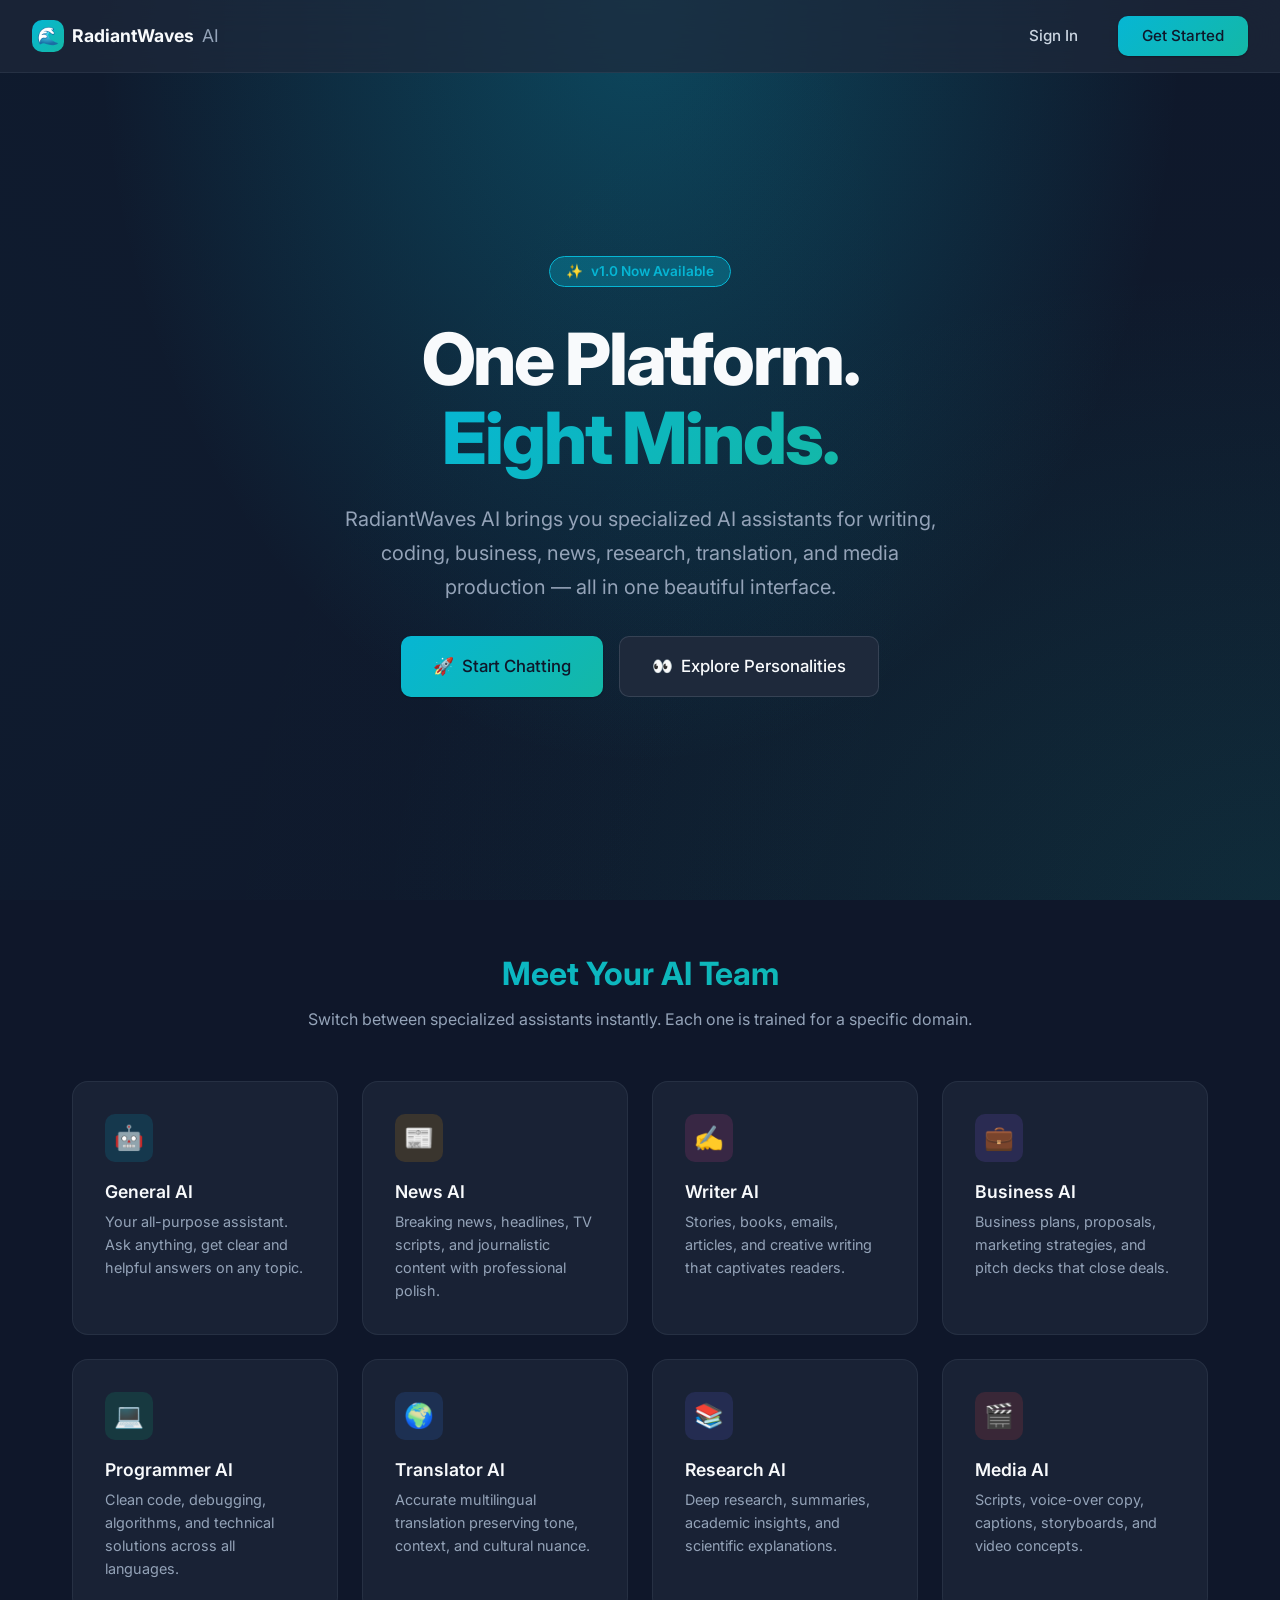
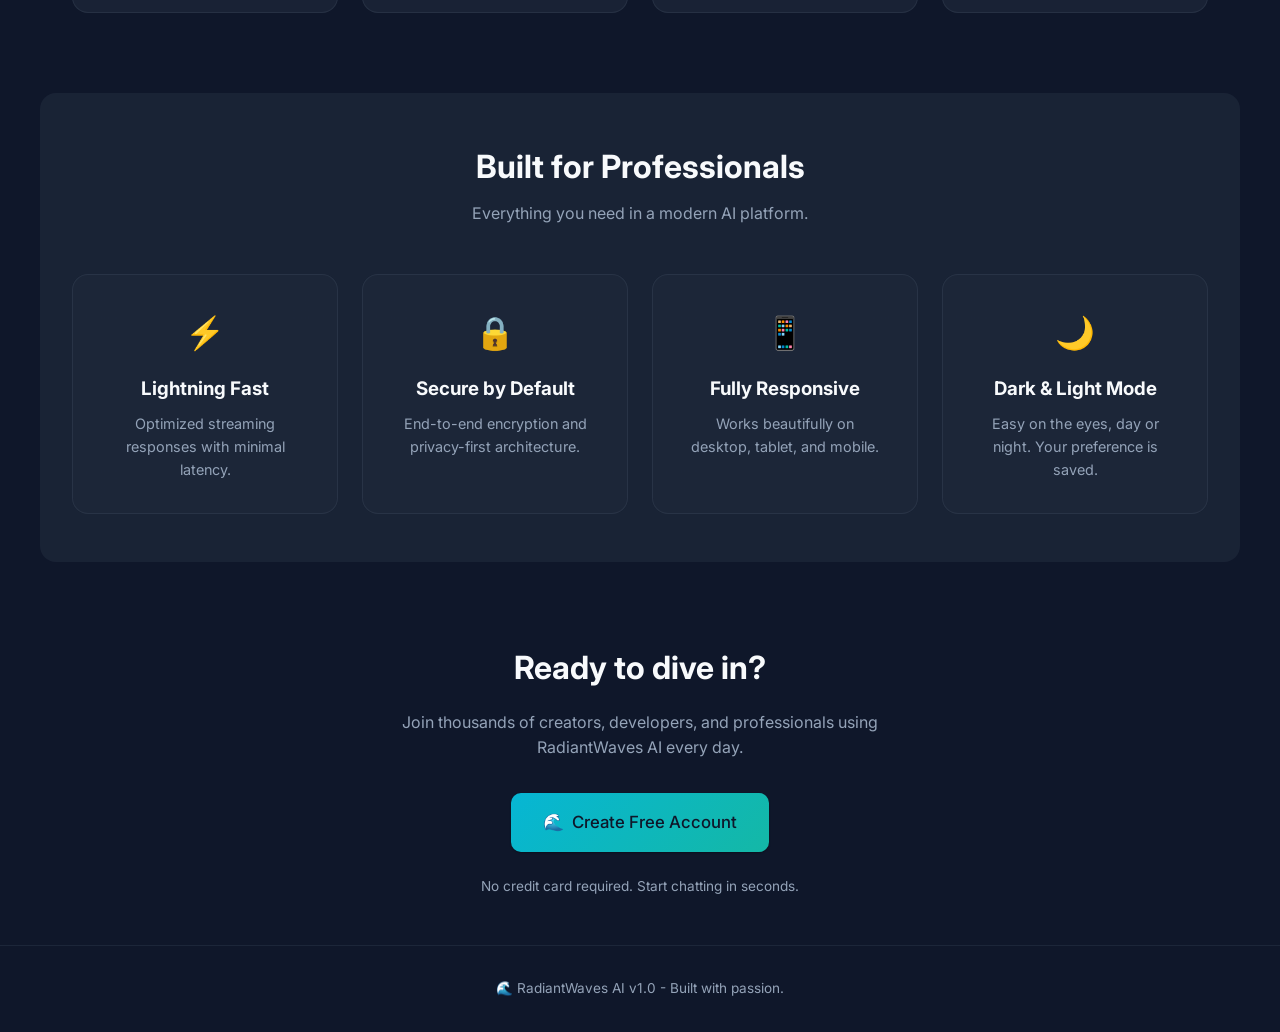
<file: index.html>
<!DOCTYPE html>
<html lang="en" data-theme="dark">
<head>
<meta charset="UTF-8">
<meta name="viewport" content="width=device-width, initial-scale=1.0">
<title>RadiantWaves AI - Intelligent Assistants for Every Task</title>
<meta name="description" content="RadiantWaves AI - 8 specialized AI personalities to help you write, code, research, translate, and more.">
<link rel="preconnect" href="https://fonts.googleapis.com">
<link href="https://fonts.googleapis.com/css2?family=Inter:wght@400;500;600;700;800&family=JetBrains+Mono:wght@400;500&display=swap" rel="stylesheet">
<link rel="stylesheet" href="css/main.css">
</head>
<body>
<nav style="position:fixed;top:0;left:0;right:0;z-index:100;padding:var(--space-md) var(--space-xl);display:flex;align-items:center;justify-content:space-between;background:var(--bg-glass);backdrop-filter:blur(20px);border-bottom:1px solid var(--border-subtle);">
<a href="index.html" style="display:flex;align-items:center;gap:var(--space-sm);font-weight:700;font-size:1.1rem;color:var(--text-primary);text-decoration:none;">
<div style="width:32px;height:32px;border-radius:var(--radius-md);background:var(--accent-gradient);display:flex;align-items:center;justify-content:center;font-size:1.1rem;">&#127754;</div>
RadiantWaves <span style="font-weight:400;color:var(--text-muted);">AI</span>
</a>
<div style="display:flex;align-items:center;gap:var(--space-md);">
<a href="login.html" class="btn btn-ghost">Sign In</a>
<a href="register.html" class="btn btn-primary">Get Started</a>
</div>
</nav>

<section class="landing-hero" style="padding-top:100px;">
<div class="landing-hero-content">
<div class="landing-hero-badge"><span>&#10024;</span> v1.0 Now Available</div>
<h1 class="landing-hero-title">One Platform.<br><span class="gradient-text">Eight Minds.</span></h1>
<p class="landing-hero-subtitle">RadiantWaves AI brings you specialized AI assistants for writing, coding, business, news, research, translation, and media production — all in one beautiful interface.</p>
<div class="landing-hero-cta">
<a href="chat.html" class="btn btn-primary btn-lg"><span>&#128640;</span> Start Chatting</a>
<a href="#personalities" class="btn btn-secondary btn-lg"><span>&#128064;</span> Explore Personalities</a>
</div>
</div>
</section>

<section class="landing-section" id="personalities">
<h2 class="landing-section-title gradient-text">Meet Your AI Team</h2>
<p class="landing-section-subtitle">Switch between specialized assistants instantly. Each one is trained for a specific domain.</p>
<div class="personality-grid">
<div class="personality-card" style="--card-accent:linear-gradient(90deg,#06b6d4,#14b8a6);--card-accent-bg:rgba(6,182,212,0.15);">
<div class="personality-card-icon">&#129302;</div><div class="personality-card-title">General AI</div><div class="personality-card-desc">Your all-purpose assistant. Ask anything, get clear and helpful answers on any topic.</div>
</div>
<div class="personality-card" style="--card-accent:linear-gradient(90deg,#f59e0b,#f97316);--card-accent-bg:rgba(245,158,11,0.15);">
<div class="personality-card-icon">&#128240;</div><div class="personality-card-title">News AI</div><div class="personality-card-desc">Breaking news, headlines, TV scripts, and journalistic content with professional polish.</div>
</div>
<div class="personality-card" style="--card-accent:linear-gradient(90deg,#ec4899,#f43f5e);--card-accent-bg:rgba(236,72,153,0.15);">
<div class="personality-card-icon">&#9997;&#65039;</div><div class="personality-card-title">Writer AI</div><div class="personality-card-desc">Stories, books, emails, articles, and creative writing that captivates readers.</div>
</div>
<div class="personality-card" style="--card-accent:linear-gradient(90deg,#8b5cf6,#a855f7);--card-accent-bg:rgba(139,92,246,0.15);">
<div class="personality-card-icon">&#128188;</div><div class="personality-card-title">Business AI</div><div class="personality-card-desc">Business plans, proposals, marketing strategies, and pitch decks that close deals.</div>
</div>
<div class="personality-card" style="--card-accent:linear-gradient(90deg,#10b981,#22c55e);--card-accent-bg:rgba(16,185,129,0.15);">
<div class="personality-card-icon">&#128187;</div><div class="personality-card-title">Programmer AI</div><div class="personality-card-desc">Clean code, debugging, algorithms, and technical solutions across all languages.</div>
</div>
<div class="personality-card" style="--card-accent:linear-gradient(90deg,#3b82f6,#06b6d4);--card-accent-bg:rgba(59,130,246,0.15);">
<div class="personality-card-icon">&#127757;</div><div class="personality-card-title">Translator AI</div><div class="personality-card-desc">Accurate multilingual translation preserving tone, context, and cultural nuance.</div>
</div>
<div class="personality-card" style="--card-accent:linear-gradient(90deg,#6366f1,#8b5cf6);--card-accent-bg:rgba(99,102,241,0.15);">
<div class="personality-card-icon">&#128218;</div><div class="personality-card-title">Research AI</div><div class="personality-card-desc">Deep research, summaries, academic insights, and scientific explanations.</div>
</div>
<div class="personality-card" style="--card-accent:linear-gradient(90deg,#ef4444,#f97316);--card-accent-bg:rgba(239,68,68,0.15);">
<div class="personality-card-icon">&#127916;</div><div class="personality-card-title">Media AI</div><div class="personality-card-desc">Scripts, voice-over copy, captions, storyboards, and video concepts.</div>
</div>
</div>
</section>

<section class="landing-section" style="background:var(--bg-glass);border-radius:var(--radius-lg);margin:var(--space-xl) auto;">
<h2 class="landing-section-title">Built for Professionals</h2>
<p class="landing-section-subtitle">Everything you need in a modern AI platform.</p>
<div style="display:grid;grid-template-columns:repeat(auto-fit,minmax(250px,1fr));gap:var(--space-lg);margin-top:var(--space-xl);">
<div class="card" style="text-align:center;"><div style="font-size:2rem;margin-bottom:var(--space-md);">&#9889;</div><h3 style="margin-bottom:var(--space-sm);">Lightning Fast</h3><p style="color:var(--text-muted);font-size:0.9rem;">Optimized streaming responses with minimal latency.</p></div>
<div class="card" style="text-align:center;"><div style="font-size:2rem;margin-bottom:var(--space-md);">&#128274;</div><h3 style="margin-bottom:var(--space-sm);">Secure by Default</h3><p style="color:var(--text-muted);font-size:0.9rem;">End-to-end encryption and privacy-first architecture.</p></div>
<div class="card" style="text-align:center;"><div style="font-size:2rem;margin-bottom:var(--space-md);">&#128241;</div><h3 style="margin-bottom:var(--space-sm);">Fully Responsive</h3><p style="color:var(--text-muted);font-size:0.9rem;">Works beautifully on desktop, tablet, and mobile.</p></div>
<div class="card" style="text-align:center;"><div style="font-size:2rem;margin-bottom:var(--space-md);">&#127769;</div><h3 style="margin-bottom:var(--space-sm);">Dark & Light Mode</h3><p style="color:var(--text-muted);font-size:0.9rem;">Easy on the eyes, day or night. Your preference is saved.</p></div>
</div>
</section>

<section style="text-align:center;padding:var(--space-2xl) var(--space-xl);">
<h2 style="font-size:2rem;font-weight:700;margin-bottom:var(--space-md);">Ready to dive in?</h2>
<p style="color:var(--text-muted);margin-bottom:var(--space-xl);max-width:500px;margin-left:auto;margin-right:auto;">Join thousands of creators, developers, and professionals using RadiantWaves AI every day.</p>
<a href="register.html" class="btn btn-primary btn-lg"><span>&#127754;</span> Create Free Account</a>
<p style="color:var(--text-muted);font-size:0.85rem;margin-top:var(--space-lg);">No credit card required. Start chatting in seconds.</p>
</section>

<footer style="border-top:1px solid var(--border-subtle);padding:var(--space-xl);text-align:center;color:var(--text-muted);font-size:0.85rem;">
<p>&#127754; RadiantWaves AI v1.0 - Built with passion.</p>
</footer>

<script src="js/config.js"></script>
<script src="js/utils.js"></script>
<script src="js/db.js"></script>
<script src="js/auth.js"></script>
<script src="js/app.js"></script>
</body>
</html>
</file>
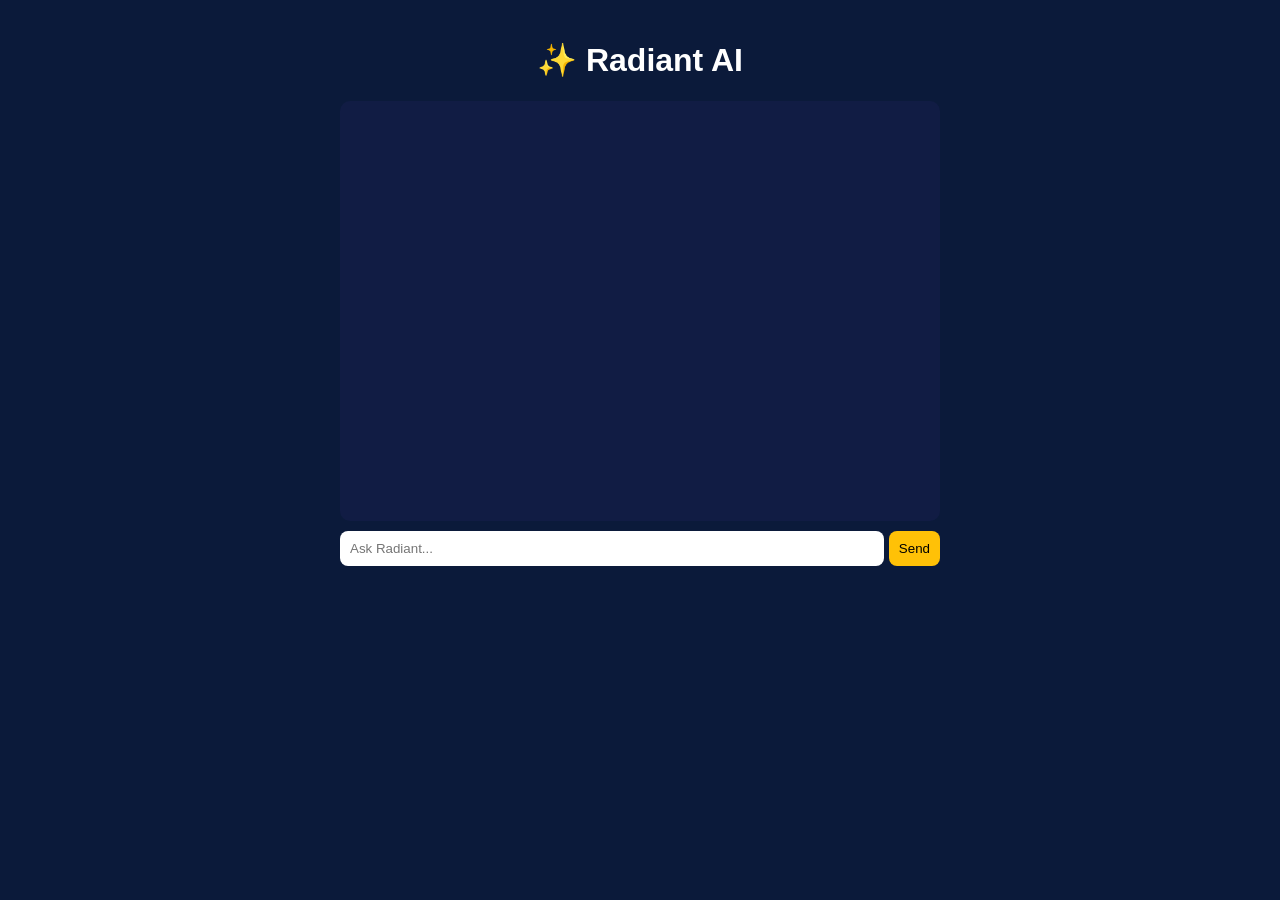
<file: templates/index .html>
<!DOCTYPE html>
<html>
<head>
<meta charset="UTF-8">
<title>Radiant AI</title>

<style>
body {
    font-family: Arial;
    background: #0b1a3a;
    color: white;
    max-width: 600px;
    margin: auto;
    padding: 20px;
}

h1 {
    text-align: center;
}

#chat {
    height: 400px;
    overflow-y: auto;
    background: #111c44;
    padding: 10px;
    border-radius: 10px;
}

.message {
    display: flex;
    margin: 10px 0;
}

.user {
    justify-content: flex-end;
}

.ai {
    justify-content: flex-start;
}

.bubble {
    padding: 10px;
    border-radius: 15px;
    max-width: 70%;
}

.user .bubble {
    background: #ffc107;
    color: black;
}

.ai .bubble {
    background: #2a3cff;
}

.avatar {
    margin: 0 8px;
    font-size: 14px;
}

#input-area {
    display: flex;
    margin-top: 10px;
}

input {
    flex: 1;
    padding: 10px;
    border-radius: 8px;
    border: none;
}

button {
    margin-left: 5px;
    padding: 10px;
    border-radius: 8px;
    border: none;
    background: #ffc107;
}

#typing {
    font-size: 12px;
    color: #aaa;
    display: none;
}
</style>
</head>

<body>

<h1>✨ Radiant AI</h1>

<div id="chat"></div>
<div id="typing">Radiant AI is typing...</div>

<div id="input-area">
    <input id="message" placeholder="Ask Radiant..." />
    <button id="sendBtn">Send</button>
</div>

<script>
const chat = document.getElementById("chat");
const input = document.getElementById("message");
const button = document.getElementById("sendBtn");
const typing = document.getElementById("typing");

function addMessage(text, sender) {
    const row = document.createElement("div");
    row.className = "message " + sender;

    const avatar = document.createElement("div");
    avatar.className = "avatar";
    avatar.innerText = sender === "user" ? "You" : "AI";

    const bubble = document.createElement("div");
    bubble.className = "bubble";
    bubble.innerText = text;

    if (sender === "user") {
        row.appendChild(bubble);
        row.appendChild(avatar);
    } else {
        row.appendChild(avatar);
        row.appendChild(bubble);
    }

    chat.appendChild(row);
    chat.scrollTop = chat.scrollHeight;
}

async function sendMessage() {
    const text = input.value.trim();
    if (!text) return;

    addMessage(text, "user");
    input.value = "";

    typing.style.display = "block";

    try {
        const res = await fetch("/chat", {
            method: "POST",
            headers: {"Content-Type": "application/json"},
            body: JSON.stringify({message: text})
        });

        const data = await res.json();

        typing.style.display = "none";

        addMessage(data.content, "ai");

    } catch (err) {
        typing.style.display = "none";
        addMessage("Error connecting to AI", "ai");
    }
}

button.addEventListener("click", sendMessage);

input.addEventListener("keypress", function(e){
    if(e.key === "Enter"){
        sendMessage();
    }
});
</script>

</body>
</html>
</file>
<file: css/main.css>
/* RadiantWaves AI - Design System */
:root {
  --bg-primary: #0f172a; --bg-secondary: #1e293b; --bg-tertiary: #334155;
  --bg-glass: rgba(30,41,59,0.7); --bg-glass-hover: rgba(30,41,59,0.9);
  --accent-primary: #06b6d4; --accent-secondary: #14b8a6;
  --accent-gradient: linear-gradient(135deg,#06b6d4 0%,#14b8a6 100%);
  --accent-glow: rgba(6,182,212,0.3);
  --text-primary: #f8fafc; --text-secondary: #cbd5e1; --text-muted: #94a3b8; --text-inverse: #0f172a;
  --border-subtle: rgba(148,163,184,0.1); --border-medium: rgba(148,163,184,0.2);
  --shadow-sm: 0 1px 2px rgba(0,0,0,0.3); --shadow-md: 0 4px 6px -1px rgba(0,0,0,0.4);
  --shadow-lg: 0 10px 15px -3px rgba(0,0,0,0.5); --shadow-glow: 0 0 20px var(--accent-glow);
  --space-xs: 0.25rem; --space-sm: 0.5rem; --space-md: 1rem; --space-lg: 1.5rem; --space-xl: 2rem; --space-2xl: 3rem;
  --font-sans: 'Inter',-apple-system,BlinkMacSystemFont,'Segoe UI',Roboto,sans-serif;
  --font-mono: 'JetBrains Mono','Fira Code',monospace;
  --radius-sm: 6px; --radius-md: 10px; --radius-lg: 16px; --radius-xl: 24px; --radius-full: 9999px;
  --sidebar-width: 280px; --transition-fast: 150ms ease; --transition-base: 250ms ease;
}
[data-theme="light"] {
  --bg-primary: #f8fafc; --bg-secondary: #f1f5f9; --bg-tertiary: #e2e8f0;
  --bg-glass: rgba(241,245,249,0.85); --bg-glass-hover: rgba(241,245,249,0.95);
  --text-primary: #0f172a; --text-secondary: #334155; --text-muted: #64748b; --text-inverse: #f8fafc;
  --border-subtle: rgba(15,23,42,0.08); --border-medium: rgba(15,23,42,0.15);
}
*,*::before,*::after{margin:0;padding:0;box-sizing:border-box}
html{scroll-behavior:smooth;font-size:16px}
body{font-family:var(--font-sans);background:var(--bg-primary);color:var(--text-primary);line-height:1.6;min-height:100vh;overflow-x:hidden;-webkit-font-smoothing:antialiased}
a{color:var(--accent-primary);text-decoration:none;transition:color var(--transition-fast)}
a:hover{color:var(--accent-secondary)}
button{font-family:inherit;cursor:pointer;border:none;background:none;color:inherit}
img{max-width:100%;display:block}
::-webkit-scrollbar{width:6px;height:6px}
::-webkit-scrollbar-track{background:transparent}
::-webkit-scrollbar-thumb{background:var(--bg-tertiary);border-radius:var(--radius-full)}
::-webkit-scrollbar-thumb:hover{background:var(--accent-primary)}
.glass{background:var(--bg-glass);backdrop-filter:blur(20px);-webkit-backdrop-filter:blur(20px);border:1px solid var(--border-subtle)}
.gradient-text{background:var(--accent-gradient);-webkit-background-clip:text;-webkit-text-fill-color:transparent;background-clip:text}
.btn{display:inline-flex;align-items:center;justify-content:center;gap:var(--space-sm);padding:var(--space-sm) var(--space-lg);border-radius:var(--radius-md);font-weight:500;font-size:0.95rem;transition:all var(--transition-base);white-space:nowrap}
.btn-primary{background:var(--accent-gradient);color:var(--text-inverse);box-shadow:var(--shadow-sm)}
.btn-primary:hover{transform:translateY(-1px);box-shadow:var(--shadow-glow)}
.btn-secondary{background:var(--bg-secondary);color:var(--text-primary);border:1px solid var(--border-medium)}
.btn-secondary:hover{background:var(--bg-tertiary);border-color:var(--accent-primary)}
.btn-ghost{background:transparent;color:var(--text-secondary)}
.btn-ghost:hover{background:var(--bg-secondary);color:var(--text-primary)}
.btn-lg{padding:var(--space-md) var(--space-xl);font-size:1.05rem}
.icon-btn{width:36px;height:36px;display:flex;align-items:center;justify-content:center;border-radius:var(--radius-md);color:var(--text-muted);transition:all var(--transition-fast)}
.icon-btn:hover{background:var(--bg-secondary);color:var(--text-primary)}
.input{width:100%;padding:var(--space-md);background:var(--bg-secondary);border:1px solid var(--border-subtle);border-radius:var(--radius-md);color:var(--text-primary);font-size:0.95rem;transition:all var(--transition-fast);outline:none}
.input:focus{border-color:var(--accent-primary);box-shadow:0 0 0 3px var(--accent-glow)}
.input::placeholder{color:var(--text-muted)}
.card{background:var(--bg-glass);backdrop-filter:blur(20px);border:1px solid var(--border-subtle);border-radius:var(--radius-lg);padding:var(--space-xl);transition:all var(--transition-base)}
.card:hover{border-color:var(--border-medium);box-shadow:var(--shadow-md)}
.badge{display:inline-flex;align-items:center;gap:var(--space-xs);padding:var(--space-xs) var(--space-sm);border-radius:var(--radius-full);font-size:0.75rem;font-weight:600;text-transform:uppercase;letter-spacing:0.05em}
.badge-accent{background:var(--accent-glow);color:var(--accent-primary)}
@keyframes fadeIn{from{opacity:0;transform:translateY(10px)}to{opacity:1;transform:translateY(0)}}
@keyframes slideInLeft{from{opacity:0;transform:translateX(-20px)}to{opacity:1;transform:translateX(0)}}
@keyframes slideInRight{from{opacity:0;transform:translateX(20px)}to{opacity:1;transform:translateX(0)}}
@keyframes pulse{0%,100%{opacity:1}50%{opacity:0.5}}
@keyframes shimmer{0%{background-position:-200% 0}100%{background-position:200% 0}}
@keyframes float{0%,100%{transform:translateY(0)}50%{transform:translateY(-10px)}}
@keyframes typing{0%,60%,100%{transform:translateY(0)}30%{transform:translateY(-4px)}}
.animate-fade-in{animation:fadeIn 0.5s ease forwards}
.animate-slide-in-left{animation:slideInLeft 0.4s ease forwards}
.animate-slide-in-right{animation:slideInRight 0.4s ease forwards}
.app-layout{display:flex;min-height:100vh}
.main-content{flex:1;margin-left:var(--sidebar-width);transition:margin-left var(--transition-base);min-height:100vh;display:flex;flex-direction:column}
.sidebar{position:fixed;left:0;top:0;bottom:0;width:var(--sidebar-width);background:var(--bg-glass);backdrop-filter:blur(20px);border-right:1px solid var(--border-subtle);display:flex;flex-direction:column;z-index:100;transition:transform var(--transition-base)}
.sidebar-header{padding:var(--space-lg);border-bottom:1px solid var(--border-subtle);display:flex;align-items:center;gap:var(--space-md)}
.sidebar-logo{width:36px;height:36px;border-radius:var(--radius-md);background:var(--accent-gradient);display:flex;align-items:center;justify-content:center;font-size:1.2rem;flex-shrink:0}
.sidebar-brand{font-size:1.1rem;font-weight:700;letter-spacing:-0.02em}
.sidebar-brand span{font-weight:400;color:var(--text-muted)}
.sidebar-new-chat{margin:var(--space-md)}
.sidebar-nav{flex:1;overflow-y:auto;padding:var(--space-sm)}
.sidebar-section{margin-bottom:var(--space-md)}
.sidebar-section-title{font-size:0.7rem;font-weight:600;text-transform:uppercase;letter-spacing:0.1em;color:var(--text-muted);padding:var(--space-sm) var(--space-md)}
.sidebar-item{display:flex;align-items:center;gap:var(--space-md);padding:var(--space-sm) var(--space-md);border-radius:var(--radius-md);color:var(--text-secondary);font-size:0.9rem;transition:all var(--transition-fast);cursor:pointer;border:none;background:none;width:100%;text-align:left}
.sidebar-item:hover{background:var(--bg-secondary);color:var(--text-primary)}
.sidebar-item.active{background:var(--accent-glow);color:var(--accent-primary)}
.sidebar-item-icon{width:20px;height:20px;display:flex;align-items:center;justify-content:center;flex-shrink:0}
.sidebar-footer{padding:var(--space-md);border-top:1px solid var(--border-subtle)}
.sidebar-user{display:flex;align-items:center;gap:var(--space-md);padding:var(--space-sm);border-radius:var(--radius-md);cursor:pointer;transition:background var(--transition-fast)}
.sidebar-user:hover{background:var(--bg-secondary)}
.sidebar-user-avatar{width:32px;height:32px;border-radius:var(--radius-full);background:var(--accent-gradient);display:flex;align-items:center;justify-content:center;font-weight:600;font-size:0.8rem;flex-shrink:0}
.sidebar-user-info{flex:1;min-width:0}
.sidebar-user-name{font-size:0.9rem;font-weight:500;white-space:nowrap;overflow:hidden;text-overflow:ellipsis}
.sidebar-user-email{font-size:0.75rem;color:var(--text-muted);white-space:nowrap;overflow:hidden;text-overflow:ellipsis}
.top-bar{height:60px;display:flex;align-items:center;justify-content:space-between;padding:0 var(--space-xl);border-bottom:1px solid var(--border-subtle);background:var(--bg-glass);backdrop-filter:blur(20px);position:sticky;top:0;z-index:50}
.top-bar-left{display:flex;align-items:center;gap:var(--space-md)}
.top-bar-title{font-size:1.1rem;font-weight:600}
.top-bar-right{display:flex;align-items:center;gap:var(--space-sm)}
.chat-container{flex:1;display:flex;flex-direction:column;overflow:hidden}
.chat-messages{flex:1;overflow-y:auto;padding:var(--space-xl);display:flex;flex-direction:column;gap:var(--space-lg)}
.message{display:flex;gap:var(--space-md);max-width:900px;width:100%;margin:0 auto;animation:fadeIn 0.3s ease}
.message-avatar{width:36px;height:36px;border-radius:var(--radius-md);display:flex;align-items:center;justify-content:center;font-size:1.1rem;flex-shrink:0;margin-top:4px}
.message-avatar.ai{background:var(--accent-gradient);color:var(--text-inverse)}
.message-avatar.user{background:var(--bg-tertiary);color:var(--text-primary)}
.message-content{flex:1;min-width:0}
.message-header{display:flex;align-items:center;gap:var(--space-sm);margin-bottom:var(--space-xs)}
.message-author{font-weight:600;font-size:0.9rem}
.message-time{font-size:0.75rem;color:var(--text-muted)}
.message-body{color:var(--text-secondary);line-height:1.7;font-size:0.95rem}
.message-body p{margin-bottom:var(--space-md)}
.message-body p:last-child{margin-bottom:0}
.message-body pre{background:var(--bg-secondary);border:1px solid var(--border-subtle);border-radius:var(--radius-md);padding:var(--space-md);overflow-x:auto;margin:var(--space-md) 0;font-family:var(--font-mono);font-size:0.85rem}
.message-body code{background:var(--bg-secondary);padding:var(--space-xs) var(--space-sm);border-radius:var(--radius-sm);font-family:var(--font-mono);font-size:0.85rem;color:var(--accent-primary)}
.message-body pre code{background:none;padding:0;color:inherit}
.message-body ul,.message-body ol{margin:var(--space-md) 0;padding-left:var(--space-xl)}
.message-body li{margin-bottom:var(--space-xs)}
.message-body strong{color:var(--text-primary)}
.message-body blockquote{border-left:3px solid var(--accent-primary);padding-left:var(--space-md);margin:var(--space-md) 0;color:var(--text-muted);font-style:italic}
.chat-input-area{padding:var(--space-lg) var(--space-xl);border-top:1px solid var(--border-subtle);background:var(--bg-glass);backdrop-filter:blur(20px)}
.chat-input-wrapper{max-width:900px;margin:0 auto;position:relative}
.chat-input{width:100%;padding:var(--space-md) var(--space-xl);padding-right:120px;background:var(--bg-secondary);border:1px solid var(--border-subtle);border-radius:var(--radius-xl);color:var(--text-primary);font-size:0.95rem;resize:none;outline:none;min-height:56px;max-height:200px;transition:all var(--transition-fast);font-family:inherit;line-height:1.5}
.chat-input:focus{border-color:var(--accent-primary);box-shadow:0 0 0 3px var(--accent-glow)}
.chat-input-actions{position:absolute;right:var(--space-md);bottom:var(--space-md);display:flex;align-items:center;gap:var(--space-sm)}
.chat-send-btn{width:36px;height:36px;border-radius:var(--radius-md);background:var(--accent-gradient);color:var(--text-inverse);display:flex;align-items:center;justify-content:center;transition:all var(--transition-fast)}
.chat-send-btn:hover{transform:scale(1.05);box-shadow:var(--shadow-glow)}
.chat-send-btn:disabled{opacity:0.5;cursor:not-allowed;transform:none}
.personality-selector{display:flex;gap:var(--space-sm);padding:var(--space-sm) var(--space-xl);overflow-x:auto;border-bottom:1px solid var(--border-subtle);background:var(--bg-glass);backdrop-filter:blur(20px)}
.personality-chip{display:flex;align-items:center;gap:var(--space-sm);padding:var(--space-sm) var(--space-md);border-radius:var(--radius-full);background:var(--bg-secondary);border:1px solid var(--border-subtle);color:var(--text-secondary);font-size:0.85rem;font-weight:500;white-space:nowrap;cursor:pointer;transition:all var(--transition-fast)}
.personality-chip:hover{border-color:var(--border-medium);color:var(--text-primary)}
.personality-chip.active{background:var(--accent-glow);border-color:var(--accent-primary);color:var(--accent-primary)}
.personality-chip-icon{font-size:1rem}
.typing-indicator{display:flex;align-items:center;gap:4px;padding:var(--space-md)}
.typing-indicator span{width:8px;height:8px;border-radius:50%;background:var(--accent-primary);animation:typing 1.4s infinite}
.typing-indicator span:nth-child(2){animation-delay:0.2s}
.typing-indicator span:nth-child(3){animation-delay:0.4s}
.welcome-screen{flex:1;display:flex;flex-direction:column;align-items:center;justify-content:center;text-align:center;padding:var(--space-2xl);gap:var(--space-xl)}
.welcome-logo{width:80px;height:80px;border-radius:var(--radius-xl);background:var(--accent-gradient);display:flex;align-items:center;justify-content:center;font-size:2.5rem;box-shadow:var(--shadow-glow);animation:float 3s ease-in-out infinite}
.welcome-title{font-size:2rem;font-weight:700;letter-spacing:-0.02em}
.welcome-subtitle{color:var(--text-muted);max-width:500px}
.welcome-suggestions{display:grid;grid-template-columns:repeat(auto-fit,minmax(200px,1fr));gap:var(--space-md);max-width:700px;width:100%}
.welcome-suggestion{padding:var(--space-lg);background:var(--bg-glass);border:1px solid var(--border-subtle);border-radius:var(--radius-lg);text-align:left;cursor:pointer;transition:all var(--transition-base)}
.welcome-suggestion:hover{border-color:var(--accent-primary);transform:translateY(-2px);box-shadow:var(--shadow-md)}
.welcome-suggestion-icon{font-size:1.5rem;margin-bottom:var(--space-sm)}
.welcome-suggestion-text{font-size:0.9rem;color:var(--text-secondary)}
.auth-page{min-height:100vh;display:flex;align-items:center;justify-content:center;padding:var(--space-xl);background:radial-gradient(ellipse at top,var(--accent-glow),transparent 50%),var(--bg-primary)}
.auth-card{width:100%;max-width:420px;padding:var(--space-2xl)}
.auth-header{text-align:center;margin-bottom:var(--space-xl)}
.auth-logo{width:56px;height:56px;border-radius:var(--radius-lg);background:var(--accent-gradient);display:flex;align-items:center;justify-content:center;font-size:1.8rem;margin:0 auto var(--space-lg);box-shadow:var(--shadow-glow)}
.auth-title{font-size:1.5rem;font-weight:700;margin-bottom:var(--space-sm)}
.auth-subtitle{color:var(--text-muted);font-size:0.9rem}
.auth-form{display:flex;flex-direction:column;gap:var(--space-md)}
.auth-form-group{display:flex;flex-direction:column;gap:var(--space-xs)}
.auth-form-label{font-size:0.85rem;font-weight:500;color:var(--text-secondary)}
.auth-submit{width:100%;margin-top:var(--space-sm)}
.auth-footer{text-align:center;margin-top:var(--space-xl);padding-top:var(--space-xl);border-top:1px solid var(--border-subtle);color:var(--text-muted);font-size:0.9rem}
.auth-divider{display:flex;align-items:center;gap:var(--space-md);margin:var(--space-md) 0;color:var(--text-muted);font-size:0.85rem}
.auth-divider::before,.auth-divider::after{content:'';flex:1;height:1px;background:var(--border-subtle)}
.landing-hero{min-height:100vh;display:flex;flex-direction:column;align-items:center;justify-content:center;text-align:center;padding:var(--space-2xl);background:radial-gradient(ellipse at top,var(--accent-glow),transparent 60%),radial-gradient(ellipse at bottom right,rgba(20,184,166,0.1),transparent 50%),var(--bg-primary);position:relative;overflow:hidden}
.landing-hero::before{content:'';position:absolute;top:-50%;left:-50%;width:200%;height:200%;background:radial-gradient(circle at 20% 50%,rgba(6,182,212,0.03) 0%,transparent 50%),radial-gradient(circle at 80% 80%,rgba(20,184,166,0.03) 0%,transparent 50%);animation:shimmer 20s linear infinite;pointer-events:none}
.landing-hero-content{position:relative;z-index:1;max-width:800px}
.landing-hero-badge{display:inline-flex;align-items:center;gap:var(--space-sm);padding:var(--space-xs) var(--space-md);background:var(--accent-glow);border:1px solid var(--accent-primary);border-radius:var(--radius-full);font-size:0.85rem;font-weight:600;color:var(--accent-primary);margin-bottom:var(--space-xl)}
.landing-hero-title{font-size:clamp(2.5rem,6vw,4.5rem);font-weight:800;line-height:1.1;letter-spacing:-0.03em;margin-bottom:var(--space-lg)}
.landing-hero-subtitle{font-size:clamp(1rem,2vw,1.25rem);color:var(--text-muted);max-width:600px;margin:0 auto var(--space-xl);line-height:1.7}
.landing-hero-cta{display:flex;gap:var(--space-md);justify-content:center;flex-wrap:wrap}
.landing-section{padding:var(--space-2xl) var(--space-xl);max-width:1200px;margin:0 auto}
.landing-section-title{font-size:2rem;font-weight:700;text-align:center;margin-bottom:var(--space-sm)}
.landing-section-subtitle{text-align:center;color:var(--text-muted);margin-bottom:var(--space-2xl)}
.personality-grid{display:grid;grid-template-columns:repeat(auto-fit,minmax(260px,1fr));gap:var(--space-lg)}
.personality-card{padding:var(--space-xl);border-radius:var(--radius-lg);background:var(--bg-glass);border:1px solid var(--border-subtle);transition:all var(--transition-base);cursor:pointer;position:relative;overflow:hidden}
.personality-card::before{content:'';position:absolute;top:0;left:0;right:0;height:3px;background:var(--card-accent,var(--accent-gradient));opacity:0;transition:opacity var(--transition-base)}
.personality-card:hover{transform:translateY(-4px);border-color:var(--border-medium);box-shadow:var(--shadow-lg)}
.personality-card:hover::before{opacity:1}
.personality-card-icon{width:48px;height:48px;border-radius:var(--radius-md);display:flex;align-items:center;justify-content:center;font-size:1.5rem;margin-bottom:var(--space-md);background:var(--card-accent-bg,var(--accent-glow))}
.personality-card-title{font-size:1.1rem;font-weight:600;margin-bottom:var(--space-xs)}
.personality-card-desc{font-size:0.9rem;color:var(--text-muted);line-height:1.6}
.settings-page{max-width:800px;margin:0 auto;padding:var(--space-xl)}
.settings-header{margin-bottom:var(--space-xl)}
.settings-header h1{font-size:1.5rem;font-weight:700;margin-bottom:var(--space-xs)}
.settings-header p{color:var(--text-muted)}
.settings-section{background:var(--bg-glass);border:1px solid var(--border-subtle);border-radius:var(--radius-lg);padding:var(--space-xl);margin-bottom:var(--space-lg)}
.settings-section-title{font-size:1rem;font-weight:600;margin-bottom:var(--space-lg);display:flex;align-items:center;gap:var(--space-sm)}
.settings-row{display:flex;align-items:center;justify-content:space-between;padding:var(--space-md) 0;border-bottom:1px solid var(--border-subtle)}
.settings-row:last-child{border-bottom:none}
.settings-row-info h3{font-size:0.95rem;font-weight:500;margin-bottom:var(--space-xs)}
.settings-row-info p{font-size:0.85rem;color:var(--text-muted)}
.toggle{position:relative;width:44px;height:24px;background:var(--bg-tertiary);border-radius:var(--radius-full);cursor:pointer;transition:background var(--transition-fast);flex-shrink:0}
.toggle.active{background:var(--accent-primary)}
.toggle-knob{position:absolute;top:2px;left:2px;width:20px;height:20px;background:white;border-radius:50%;transition:transform var(--transition-fast);box-shadow:var(--shadow-sm)}
.toggle.active .toggle-knob{transform:translateX(20px)}
.mobile-toggle{display:none}
@media(max-width:768px){
  :root{--sidebar-width:260px}
  .sidebar{transform:translateX(-100%)}
  .sidebar.open{transform:translateX(0)}
  .main-content{margin-left:0}
  .mobile-toggle{display:flex}
  .chat-messages{padding:var(--space-md)}
  .welcome-suggestions{grid-template-columns:1fr}
  .personality-grid{grid-template-columns:1fr}
  .landing-hero-cta{flex-direction:column;align-items:center}
  .btn-lg{width:100%;max-width:300px}
  .settings-row{flex-direction:column;align-items:flex-start;gap:var(--space-md)}
}
@media(max-width:480px){
  .top-bar{padding:0 var(--space-md)}
  .chat-input-area{padding:var(--space-md)}
  .auth-card{padding:var(--space-xl)}
}
.toast-container{position:fixed;bottom:var(--space-xl);right:var(--space-xl);z-index:1000;display:flex;flex-direction:column;gap:var(--space-md)}
.toast{padding:var(--space-md) var(--space-lg);border-radius:var(--radius-md);background:var(--bg-glass-hover);border:1px solid var(--border-medium);backdrop-filter:blur(20px);display:flex;align-items:center;gap:var(--space-md);box-shadow:var(--shadow-lg);animation:slideInRight 0.3s ease;max-width:400px}
.toast-success{border-left:3px solid #22c55e}
.toast-error{border-left:3px solid #ef4444}
.toast-info{border-left:3px solid var(--accent-primary)}
.skeleton{background:linear-gradient(90deg,var(--bg-secondary) 25%,var(--bg-tertiary) 50%,var(--bg-secondary) 75%);background-size:200% 100%;animation:shimmer 1.5s infinite;border-radius:var(--radius-sm)}
.code-block{position:relative}
.code-copy-btn{position:absolute;top:var(--space-sm);right:var(--space-sm);padding:var(--space-xs) var(--space-sm);background:var(--bg-tertiary);border:1px solid var(--border-subtle);border-radius:var(--radius-sm);font-size:0.75rem;color:var(--text-muted);opacity:0;transition:opacity var(--transition-fast)}
.code-block:hover .code-copy-btn{opacity:1}
.code-copy-btn:hover{background:var(--bg-secondary);color:var(--text-primary)}
</file>
